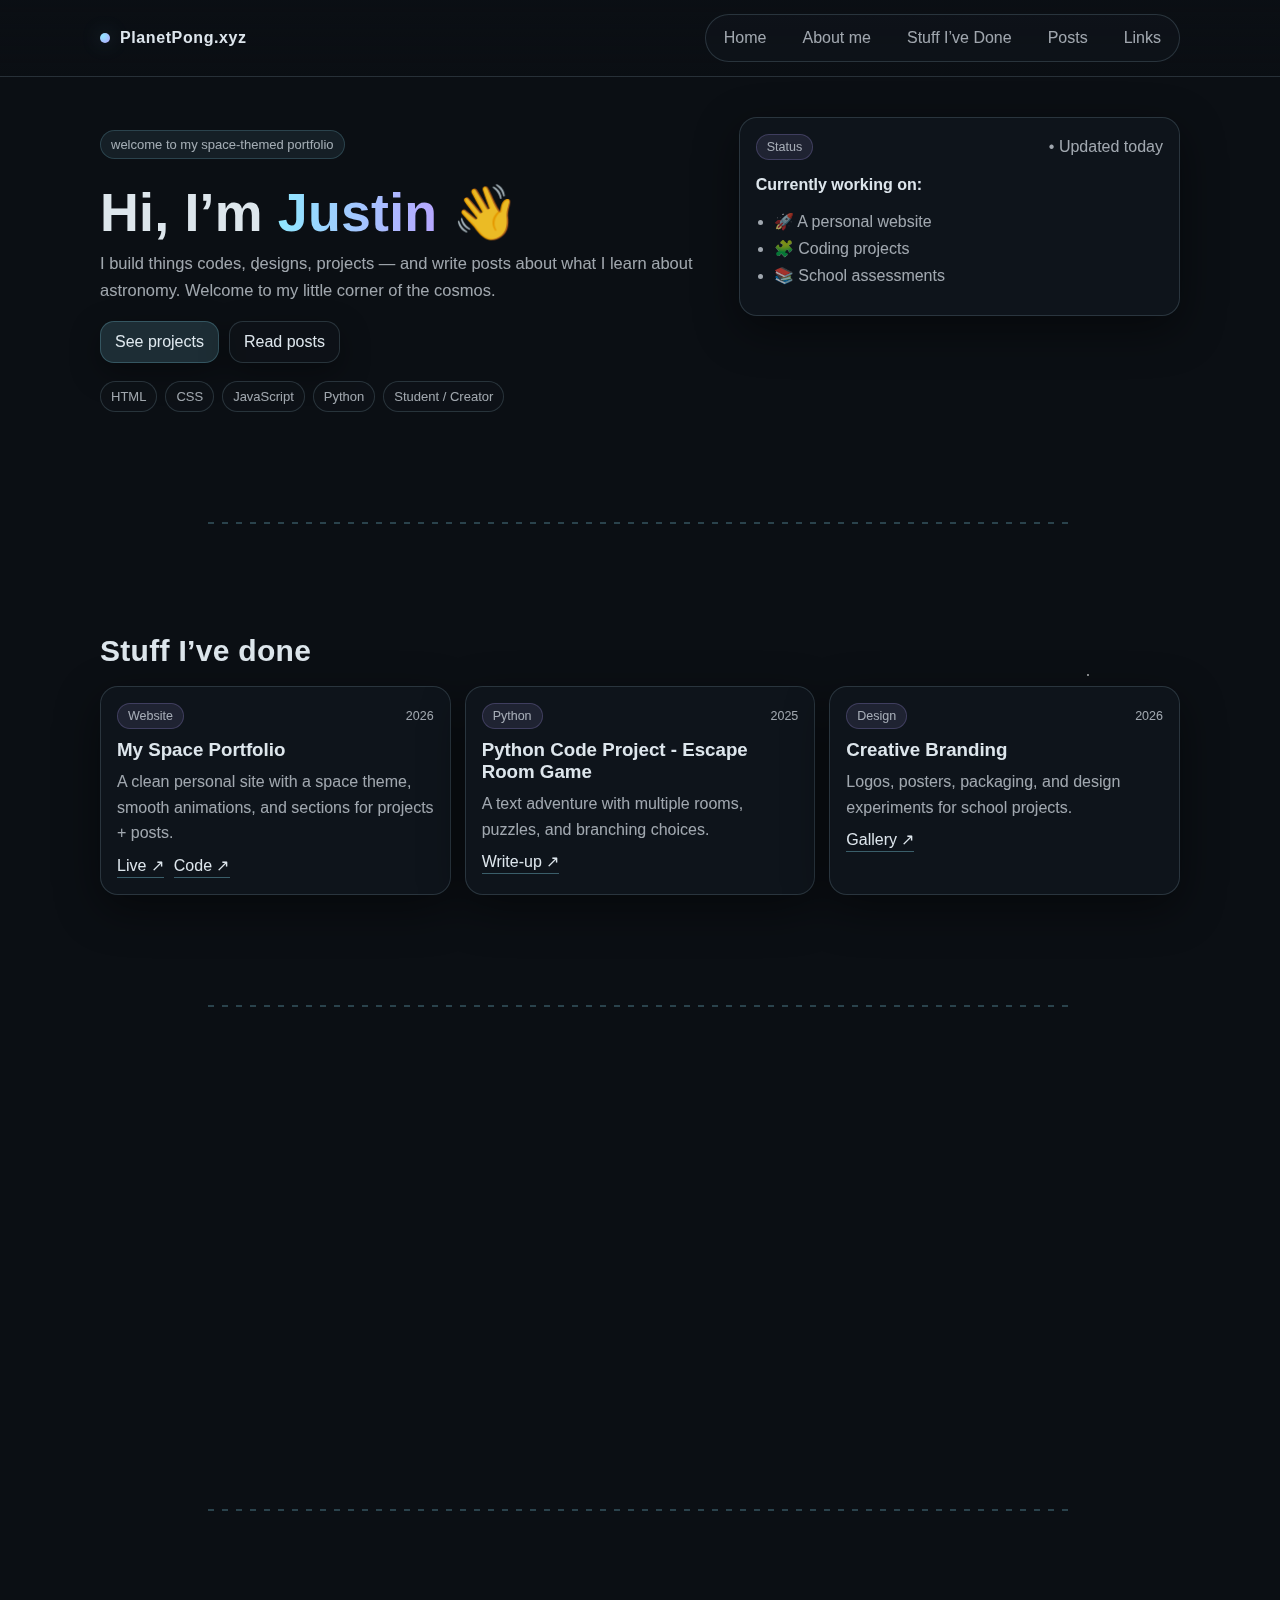
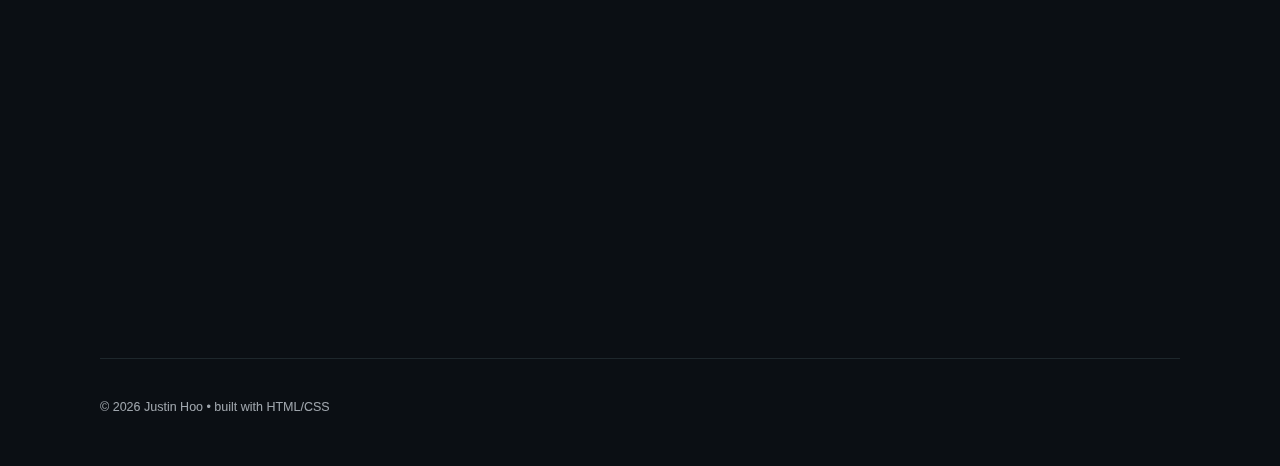
<file: index.html>
<!DOCTYPE html>
<html lang="en">
<head>
    <meta charset="UTF-8">
    <meta name="viewport" content="width=device-width, initial-scale=1.0">
    <title>Home | PlanetPong.xyz</title>
    <meta name="desription" content="Personal Website: home, projects, posts, about me">
    <link rel="stylesheet" href="style.css">
</head>
<body>
    <div class="bg"></div>
    <div class="stars"></div>
    <div class=""></div>

<header class="topbar">
  <div class="container topbar__inner">
    <a class="brand" href="home.html" aria-label="Go to Home">
      <span class="brand__dot"></span>
      <span class="brand__text">PlanetPong.xyz</span>
    </a>

    <nav class="nav" aria-label="Primary">
      <a class="nav__link active" href="index.html">Home</a>
      <a class="nav__link" href="about.html">About me</a>
      <a class="nav__link" href="projects.html">Stuff I’ve Done</a>
      <a class="nav__link" href="posts.html">Posts</a>
      <a class="nav__link" href="home.html#links">Links</a>
    </nav>

    <button class="navbtn" id="navToggle" aria-label="Toggle menu" aria-expanded="false">
      <span></span><span></span><span></span>
    </button>
  </div>
</header>



<main class="container">
    <!-- HERO -->
    <section id="home" class="section hero">
      <div class="hero__content reveal">
        <p class="kicker">welcome to my space-themed portfolio</p>
        <h1 class="title">
          Hi, I’m <span class="accent">Justin</span> 👋
        </h1>
        <p class="subtitle">
          I build things codes, designs, projects — and write posts about what I learn about astronomy.
          Welcome to my little corner of the cosmos.
        </p>

        <div class="hero__actions">
          <a class="btn" href="#projects">See projects</a>
          <a class="btn btn--ghost" href="#posts">Read posts</a>
        </div>

        <div class="chips">
          <span class="chip">HTML</span>
          <span class="chip">CSS</span>
          <span class="chip">JavaScript</span>
          <span class="chip">Python</span>
          <span class="chip">Student / Creator</span>
        </div>
      </div>

      <div class="hero__card reveal" style="--delay: 120ms">
        <div class="card">
          <div class="card__header">
            <span class="pill">Status</span>
            <span class="muted">• Updated today</span>
          </div>
          <p class="card__title">Currently working on:</p>
          <ul class="list">
            <li>🚀 A personal website</li>
            <li>🧩 Coding projects</li>
            <li>📚 School assessments</li>
          </ul>
          <p class="muted small">
            
          </p>
        </div>
      </div>
    </section>


<div class="divider"><span></span></div>

      

    <!-- PROJECTS -->
    <section id="projects" class="section">
      <div class="section__head reveal">
        <h2>Stuff I’ve done</h2>
        
      </div>

      <div class="cards">
        <article class="card project reveal">
          <div class="project__top">
            <span class="pill">Website</span>
            <span class="muted small">2026</span>
          </div>
          <h3>My Space Portfolio</h3>
          <p class="muted">
            A clean personal site with a space theme, smooth animations, and sections for projects + posts.
          </p>
          <div class="project__links">
            <a class="link" href="#" target="_blank" rel="noreferrer">Live ↗</a>
            <a class="link" href="#" target="_blank" rel="noreferrer">Code ↗</a>
          </div>
        </article>

        <article class="card project reveal" style="--delay: 80ms">
          <div class="project__top">
            <span class="pill">Python</span>
            <span class="muted small">2025</span>
          </div>
          <h3>Python Code Project - Escape Room Game</h3>
          <p class="muted">
            A text adventure with multiple rooms, puzzles, and branching choices.
          </p>
          <div class="project__links">
            <a class="link" href="#" target="_blank" rel="noreferrer">Write-up ↗</a>
          </div>
        </article>

        <article class="card project reveal" style="--delay: 160ms">
          <div class="project__top">
            <span class="pill">Design</span>
            <span class="muted small">2026</span>
          </div>
          <h3>Creative Branding</h3>
          <p class="muted">
            Logos, posters, packaging, and design experiments for school projects.
          </p>
          <div class="project__links">
            <a class="link" href="#" target="_blank" rel="noreferrer">Gallery ↗</a>
          </div>
        </article>
      </div>
    </section>

    <div class="divider"><span></span></div>


    <!-- POSTS -->
    <section id="posts" class="section">
      <div class="section__head reveal">
        <h2>Posts</h2>
        <p class="muted">
          Devlogs, reflections, updates. Start with 2–3 and grow over time.
        </p>
      </div>

      <div class="cards">
        <article class="card post reveal">
          <div class="post__meta">
            <span class="pill">Devlog</span>
            <time class="muted small" datetime="2026-01-21">21/01/2026</time>
          </div>
          <h3>Building my first portfolio site</h3>
          <p class="muted">
            What I learned about layout, fonts, animations, and making things feel “clean”.
          </p>
          <button class="btn btn--ghost btn--small" data-modal="post1">Read</button>
        </article>

        <article class="card post reveal" style="--delay: 80ms">
          <div class="post__meta">
            <span class="pill">Notes</span>
            <time class="muted small" datetime="2026-01-18">18/01/2026</time>
          </div>
          <h3>CSS tricks I keep reusing</h3>
          <p class="muted">
            Cards, hover effects, spacing, and how to keep a site consistent.
          </p>
          <button class="btn btn--ghost btn--small" data-modal="post2">Read</button>
        </article>
      </div>
    </section>

<div class="divider"><span></span></div>


    <!-- LINKS -->
    <section id="links" class="section">
      <div class="section__head reveal">
        <h2>Links</h2>
        
      </div>

      <div class="grid-2">
        <div class="card reveal">
          <h3>Find me online</h3>
          <div class="linklist">
            <a class="linkrow" href="#" target="_blank" rel="noreferrer">
              <span>Tiktok</span><span class="muted">tiktok.com/justin_nptn ↗</span>
            </a>
            <a class="linkrow" href="#" target="_blank" rel="noreferrer">
              <span>Instagram</span><span class="muted">@justin.nptn ↗</span>
            </a>
            <a class="linkrow" href="mailto:you@example.com">
              <span>Email</span><span class="muted">justinhoo28@gmail.com ↗</span>
            </a>
          </div>
        </div>

        <div class="card reveal" style="--delay: 100ms">
          <h3>Contact</h3>
          <p class="muted">
            Any small queries? Ask away!.
          </p>
          <div class="note">
            <strong>Your Message:</strong> Add a “Collabs / commissions: open/closed” status.
          </div>
        </div>
      </div>
    </section>

    <footer class="footer">
      <p class="muted small">© <span id="year"></span> Justin Hoo • built with HTML/CSS</p>
    </footer>
  </main>

  <!-- Simple modal for posts -->
  <div class="modal" id="modal" aria-hidden="true">
    <div class="modal__panel" role="dialog" aria-modal="true" aria-labelledby="modalTitle">
      <div class="modal__top">
        <h3 id="modalTitle">Post</h3>
        <button class="iconbtn" id="closeModal" aria-label="Close">✕</button>
      </div>
      <div class="modal__content" id="modalContent"></div>
    </div>
  </div>

  <script src="script.js"></script>
</body>
</html>



</body>
</html>
</file>
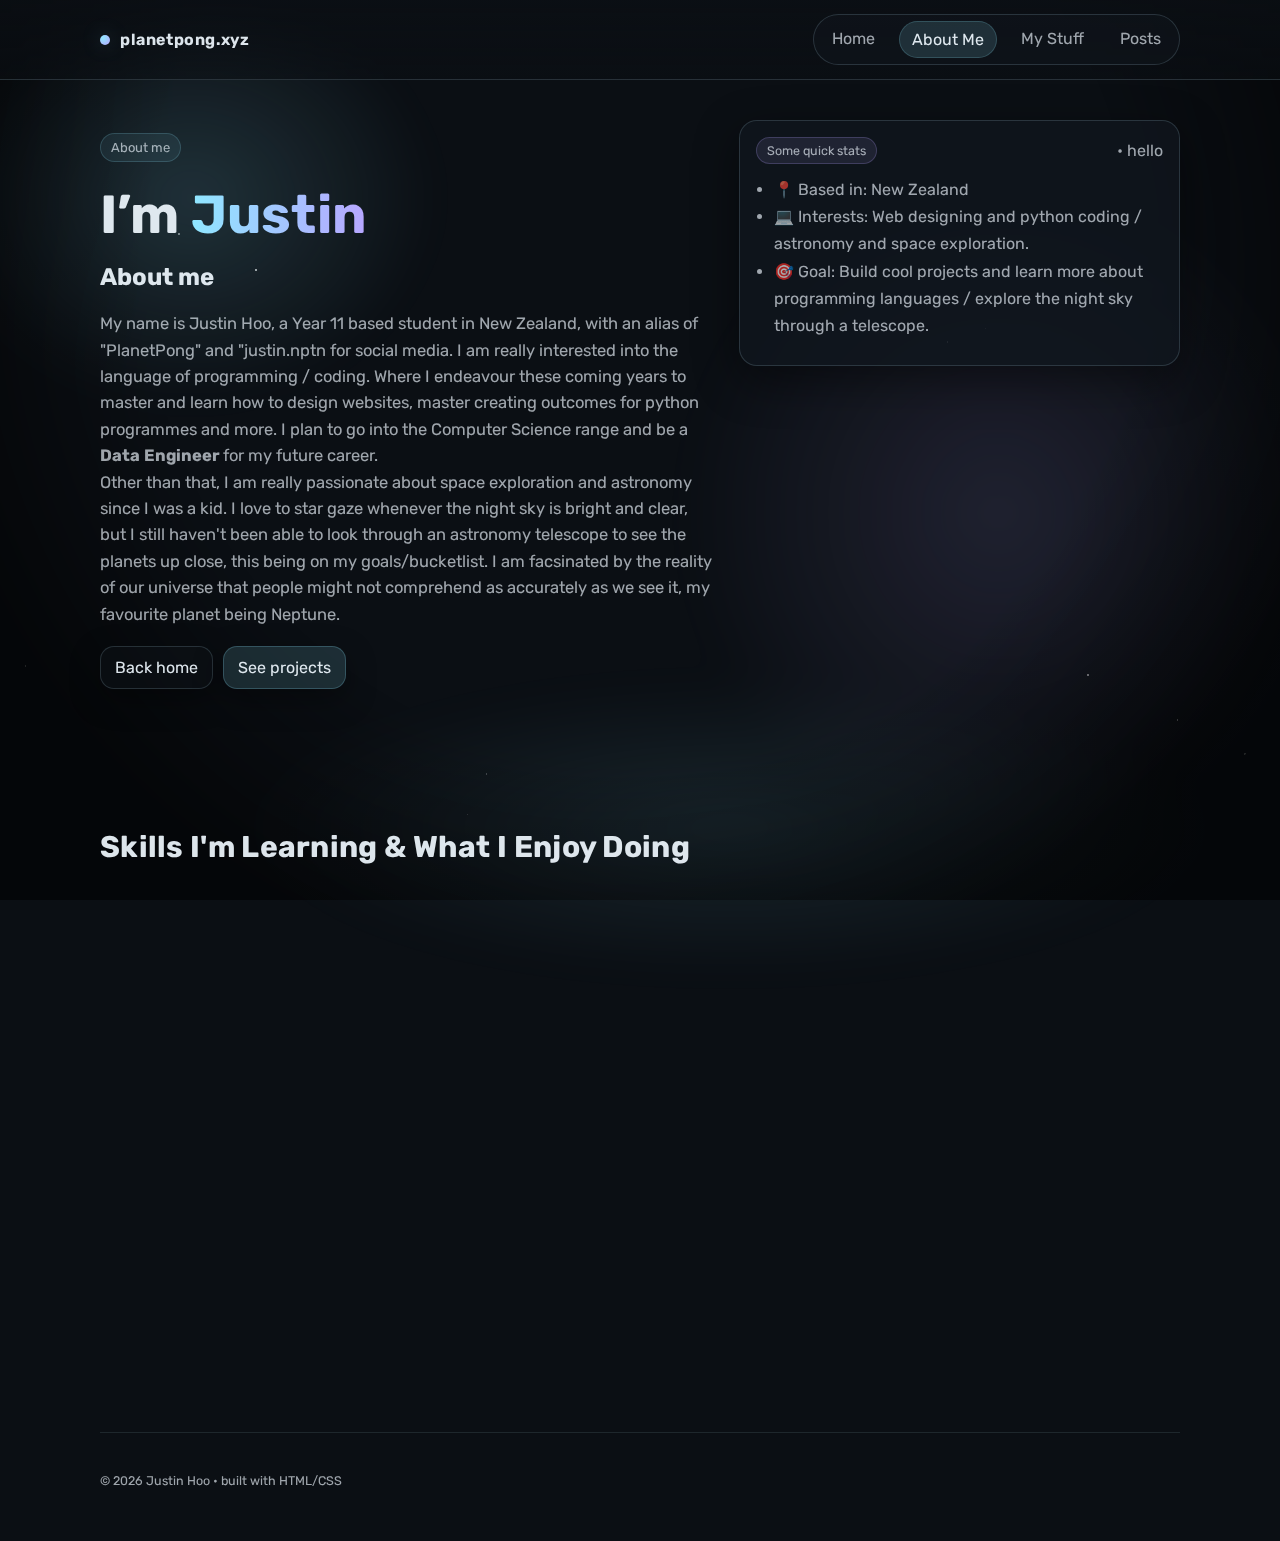
<file: about.html>
<!doctype html>
<html lang="en">
<head>
  <meta charset="UTF-8" />
  <meta name="viewport" content="width=device-width, initial-scale=1.0" />
  <title>About • Justin Hoo</title>
  <link rel="icon" href="/Portfolio/images/ChatGPT Image Jan 24, 2026, 01_58_42 PM.png" type="image/png">
  <link rel="stylesheet" href="style.css" />
      <link href="https://fonts.googleapis.com/css2?family=Inter:wght@300;400;600;700&family=Rubik:wght@400;500;700&display=swap" rel="stylesheet">

</head>
<body>
  <div class="bg">
    <div class="stars"></div>
    <div class="stars stars2"></div>
    <div class="stars stars3"></div>
    <div class="nebula"></div>
    <div class="vignette"></div>
  </div>

  <header class="topbar">
    <div class="container topbar__inner">
      <a class="brand" href="index.html" aria-label="Go to Home">
        <span class="brand__dot"></span>
        <span class="brand__text">planetpong.xyz</span>
      </a>

      <nav class="nav" aria-label="Primary">
        <a class="nav__link" href="index.html">Home</a>
        <a class="nav__link active" href="about.html">About Me</a>
        <a class="nav__link" href="projects.html">My Stuff</a>
        <a class="nav__link" href="posts.html">Posts</a>
      
      </nav>

      <button class="navbtn" id="navToggle" aria-label="Toggle menu" aria-expanded="false">
        <span></span><span></span><span></span>
      </button>
    </div>
  </header>

  <main class="container">
    <section class="section hero">
      <div class="hero__content reveal">
        <p class="kicker">About me</p>
        <h1 class="title">I’m <span class="accent">Justin</span></h1>
        <h2>About me</h2>
        <p class="subtitle">
          My name is Justin Hoo, a Year 11 based student in New Zealand, with an alias of "PlanetPong" and "justin.nptn for social media.
          I am really interested into the language of programming / coding. Where I endeavour these coming years to master
          and learn how to design websites, master creating outcomes for python programmes and more. I plan to go into the Computer Science range and be a <strong>Data Engineer</strong>
          for my future career.

        </p>
        <p class="subtitle">Other than that, 
            I am really passionate about space exploration and astronomy since I was a kid. I love to
            star gaze whenever the night sky is bright and clear, but I still haven't been able to look through
            an astronomy telescope to see the planets up close, this being on my goals/bucketlist. I am facsinated
            by the reality of our universe that people might not comprehend as accurately as we see it, my favourite
            planet being Neptune. </p> 
    
        <div class="hero__actions">
          <a class="btn btn--ghost" href="index.html">Back home</a>
          <a class="btn" href="projects.html">See projects</a>
        </div>
      </div>

      <div class="hero__card reveal" style="--delay: 120ms">
        <div class="card">
          <div class="card__header">
            <span class="pill">Some quick stats</span>
            <span class="muted">• hello</span>
          </div>
          <ul class="list">
            <li>📍 Based in: New Zealand</li>
            <li>💻 Interests: Web designing and python coding / astronomy and space exploration.</li>
            <li>🎯 Goal: Build cool projects and learn more about programming languages / explore the night sky through a telescope.</li>
          </ul>
          
        </div>
      </div>
    </section>

    <section class="section">
      <div class="section__head reveal">
        <h2>Skills I'm Learning & What I Enjoy Doing</h2>
      </div>

      <div class="grid-2">
        <div class="card reveal">
          <h3>Programming Skills:</h3>
          <div class="tags">
            <span class="tag">HTML/CSS : designing websites</span>
            <span class="tag">Python : creating simple programs</span>
          </div>
          <div class="note">
            <strong>Wanting to learn:</strong> JavaScript
          </div>
        </div>

        <div class="card reveal" style="--delay: 80ms">
          <h3>What I’m working on</h3>
          <p class="muted">

          </p>
          <ul class="list">
            <li>Personal websites</li>
            <li>Python projects</li>
            <li>Expanding into Web Design</li>
          </ul>
        </div>
      </div>
    </section>

    <section class="section">
      <div class="section__head reveal">
        <h2>Why Astronomy / Space</h2>
      
      </div>



        <div class="card reveal" style="--delay: 80ms">
          <h3>My obessession with space</h3>
          <p class="muted">

          </p>
          <ul class="list">
            <p>As a kid I went to a place called Stardome located in Auckland which is a really cool space facility where you can learn thing
              about space, NASA, astrophysics and you can even go into a big <strong>dome</strong>room where staff shows you a 3D universe engine simulator.
            </p>
          </ul>
        </div>
      </div>
    </section>

    <footer class="footer">
      <p class="muted small">© <span id="year"></span> Justin Hoo • built with HTML/CSS</p>
    </footer>
  </main>

  <script src="script.js"></script>
</body>
</html>
</file>
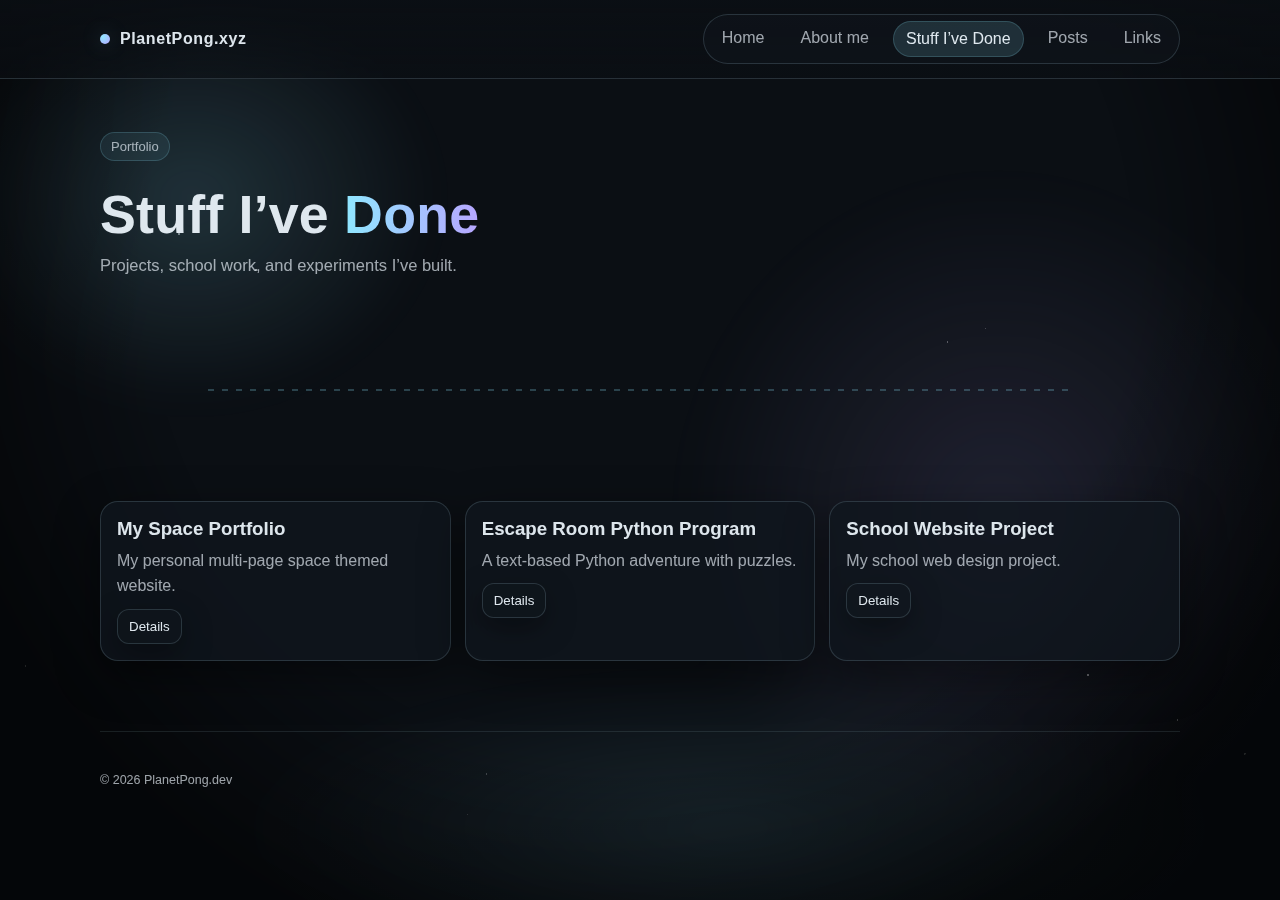
<file: projects.html>
<!doctype html>
<html lang="en">
<head>
  <meta charset="UTF-8" />
  <meta name="viewport" content="width=device-width, initial-scale=1.0" />
  <title>Stuff I’ve Done • PlanetPong.xyz</title>
  <meta name="description" content="Projects and things I've built." />
  <link rel="stylesheet" href="style.css" />

  <!-- REQUIRED extra styles for expandable projects -->
  <style>
    /* Expand / collapse project details */
    .project__details {
      max-height: 0;
      overflow: hidden;
      opacity: 0;
      transition: max-height 300ms ease, opacity 200ms ease;
    }

    .project.open .project__details {
      max-height: 500px;
      opacity: 1;
      margin-top: 12px;
    }
  </style>
</head>

<body>
  <!-- Background -->
  <div class="bg">
    <div class="stars"></div>
    <div class="stars stars2"></div>
    <div class="stars stars3"></div>
    <div class="nebula"></div>
    <div class="vignette"></div>
  </div>

  <!-- Header -->
  <header class="topbar">
    <div class="container topbar__inner">
      <a class="brand" href="index.html">
        <span class="brand__dot"></span>
        <span class="brand__text">PlanetPong.xyz</span>
      </a>

      <nav class="nav">
        <a class="nav__link" href="index.html">Home</a>
        <a class="nav__link" href="about.html">About me</a>
        <a class="nav__link active" href="projects.html">Stuff I’ve Done</a>
        <a class="nav__link" href="posts.html">Posts</a>
        <a class="nav__link" href="index.html#links">Links</a>
      </nav>

      <button class="navbtn" id="navToggle">
        <span></span><span></span><span></span>
      </button>
    </div>
  </header>

  <main class="container">

    <!-- Hero -->
    <section class="section hero hero--page">
      <div class="hero__content reveal">
        <p class="kicker">Portfolio</p>
        <h1 class="title">Stuff I’ve <span class="accent">Done</span></h1>
        <p class="subtitle">
          Projects, school work, and experiments I’ve built.
        </p>
      </div>
    </section>

    <div class="divider"><span></span></div>

    <!-- Projects -->
    <section class="section">
      <div class="cards cards--projects">

        <!-- PROJECT 1 -->
        <article class="card project reveal">
          <h3>My Space Portfolio</h3>
          <p class="muted">My personal multi-page space themed website.</p>

          <button class="btn btn--ghost btn--small details-btn">
            Details
          </button>

          <div class="project__details">
            <p>
              This is my custom website portfolio which talks about myself, my passions and my future. 
            </p>
            <ul>
              <li>Sticky navbar + mobile menu</li>
              <li>Scroll reveal animations</li>
              <li>Projects, posts, and links pages</li>
            </ul>

            <div class="project__links">
              <a class="btn btn--small" href="#" target="_blank">View site ↗</a>
              <a class="btn btn--ghost btn--small" href="#" target="_blank">View code ↗</a>
            </div>
          </div>
        </article>

        <!-- PROJECT 2 -->
        <article class="card project reveal">
          <h3>Escape Room Python Program</h3>
          <p class="muted">A text-based Python adventure with puzzles.</p>

          <button class="btn btn--ghost btn--small details-btn">
            Details
          </button>

          <div class="project__details">
            <p>
              A Python text adventure where players explore rooms, solve puzzles,
              and make choices that affect the outcome.
            </p>
            <ul>
              <li>Multiple rooms and paths</li>
              <li>Puzzle-based progression</li>
              <li>Different endings</li>
            </ul>

            <div class="project__links">
              <a class="btn btn--small" href="#" target="_blank">Read write-up ↗</a>
            </div>
          </div>
        </article>

        <!-- PROJECT 3 -->
        <article class="card project reveal">
          <h3>School Website Project</h3>
          <p class="muted">My school web design project.</p>

          <button class="btn btn--ghost btn--small details-btn">
            Details
          </button>

          <div class="project__details">
            <p>
              A computer science website assignment talking and covering about digital technologies at my college.
            </p>
            <ul>
              <li>Navigation bar</li>
              <li>Card-based layout</li>
              <li>Responsive design</li>
            </ul>

            <div class="project__links">
              <a class="btn btn--small" href="#" target="_blank">View site ↗</a>
            </div>
          </div>
        </article>

      </div>
    </section>

    <footer class="footer">
      <p class="muted small">© <span id="year"></span> PlanetPong.dev</p>
    </footer>
  </main>

  <!-- Main JS -->
  <script src="script.js"></script>

  <!-- EXPAND PROJECT SCRIPT -->
  <script>
    document.querySelectorAll(".details-btn").forEach(button => {
      button.addEventListener("click", () => {
        const project = button.closest(".project");

        // Close others (optional but clean)
        document.querySelectorAll(".project.open").forEach(p => {
          if (p !== project) p.classList.remove("open");
        });

        project.classList.toggle("open");
      });
    });

    // Year safety
    const yearEl = document.getElementById("year");
    if (yearEl) yearEl.textContent = new Date().getFullYear();
  </script>
</body>
</html>
</file>
<file: style.css>
/* ---------- Base ---------- */
:root{
  --bg: #0b0f14;
  --panel: rgba(16, 22, 30, 0.78);
  --panel2: rgba(16, 22, 30, 0.55);
  --border: rgba(174, 210, 225, 0.18);
  --text: rgba(240, 248, 255, 0.92);
  --muted: rgba(240, 248, 255, 0.65);
  --accent: #8fe7ff;
  --accent2: #b7a6ff;
  --shadow: 0 14px 45px rgba(0,0,0,.45);
  --radius: 18px;
  --max: 1080px;
}

*{ box-sizing: border-box; }
html{ scroll-behavior: smooth; }
body{
  margin: 0;
  font-family: ui-sans-serif, system-ui, -apple-system, Segoe UI, Roboto, Helvetica, Arial;
  color: var(--text);
  background: var(--bg);
  overflow-x: hidden;
}
a{ color: inherit; text-decoration: none; }
.container{ width: min(var(--max), 92vw); margin: 0 auto; }
.section{ padding: 70px 0; }
.section__head{ margin-bottom: 18px; }
.section__head h2{ margin: 0 0 6px; font-size: 30px; letter-spacing: .3px; }
.muted{ color: var(--muted); }
.small{ font-size: 12.5px; }

/* ---------- Background: stars + nebula ---------- */
.bg{ position: fixed; inset: 0; z-index: -5; }
.stars{
  position: absolute; inset: 0;
  background-image:
    radial-gradient(2px 2px at 20% 30%, rgba(255,255,255,.85) 50%, transparent 51%),
    radial-gradient(1px 1px at 70% 40%, rgba(255,255,255,.6) 50%, transparent 51%),
    radial-gradient(1px 1px at 40% 80%, rgba(255,255,255,.45) 50%, transparent 51%),
    radial-gradient(1.5px 1.5px at 85% 75%, rgba(255,255,255,.75) 50%, transparent 51%),
    radial-gradient(1px 1px at 10% 70%, rgba(255,255,255,.5) 50%, transparent 51%);
  opacity: .7;
  filter: drop-shadow(0 0 6px rgba(255,255,255,.12));
  animation: drift 26s linear infinite;
}
.stars2{ opacity: .5; animation-duration: 40s; transform: scale(1.2); }
.stars3{ opacity: .35; animation-duration: 55s; transform: scale(1.35); }

.nebula{
  position: absolute; inset: -20%;
  background:
    radial-gradient(closest-side at 25% 30%, rgba(143,231,255,.16), transparent 55%),
    radial-gradient(closest-side at 70% 55%, rgba(183,166,255,.12), transparent 60%),
    radial-gradient(closest-side at 55% 80%, rgba(143,231,255,.10), transparent 60%);
  filter: blur(18px);
  animation: neb 18s ease-in-out infinite alternate;
}
.vignette{
  position: absolute; inset: 0;
  background: radial-gradient(circle at 50% 30%, transparent 0 55%, rgba(0,0,0,.55) 80%);
}

@keyframes drift{
  from{ transform: translateY(0px); }
  to{ transform: translateY(-120px); }
}
@keyframes neb{
  from{ transform: translate3d(-10px, 0, 0) scale(1); opacity: .9; }
  to{ transform: translate3d(18px, -10px, 0) scale(1.05); opacity: 1; }
}

/* ---------- Topbar ---------- */
.topbar{
  position: sticky; top: 0; z-index: 50;
  backdrop-filter: blur(10px);
  background: linear-gradient(to bottom, rgba(11,15,20,.85), rgba(11,15,20,.55));
  border-bottom: 1px solid var(--border);
}
.topbar__inner{
  display: flex; align-items: center; justify-content: space-between;
  padding: 14px 0;
}
.brand{
  display: inline-flex; align-items: center; gap: 10px;
  font-weight: 650;
}
.brand__dot{
  width: 10px; height: 10px; border-radius: 999px;
  background: radial-gradient(circle at 30% 30%, var(--accent), var(--accent2));
  box-shadow: 0 0 20px rgba(143,231,255,.25);
}
.brand__text{ letter-spacing: .6px; }

.nav{
  display: flex; gap: 12px;
  padding: 6px;
  border: 1px solid var(--border);
  background: var(--panel2);
  border-radius: 999px;
}
.nav__link{
  padding: 8px 12px;
  border-radius: 999px;
  color: var(--muted);
  transition: transform 180ms ease, background 180ms ease, color 180ms ease;
}
.nav__link:hover{
  transform: translateY(-1px);
  background: rgba(143,231,255,.08);
  color: var(--text);
}
.nav__link.active{
  background: rgba(143,231,255,.14);
  color: var(--text);
  border: 1px solid rgba(143,231,255,.18);
}

/* Mobile menu button */
.navbtn{
  display: none;
  width: 44px; height: 40px;
  border-radius: 12px;
  background: var(--panel2);
  border: 1px solid var(--border);
  box-shadow: var(--shadow);
  cursor: pointer;
}
.navbtn span{
  display: block;
  width: 18px; height: 2px;
  margin: 4px auto;
  background: rgba(240,248,255,.9);
  border-radius: 999px;
}

/* ---------- Hero ---------- */
.hero{
  display: grid;
  grid-template-columns: 1.25fr .9fr;
  gap: 26px;
  padding-top: 40px;
}
.kicker{
  display: inline-block;
  padding: 6px 10px;
  border-radius: 999px;
  border: 1px solid rgba(143,231,255,.18);
  background: rgba(143,231,255,.08);
  color: var(--muted);
  font-size: 13px;
}
.title{
  margin: 12px 0 10px;
  font-size: clamp(34px, 4.2vw, 54px);
  line-height: 1.05;
  letter-spacing: .2px;
}
.accent{
  background: linear-gradient(90deg, var(--accent), var(--accent2));
  -webkit-background-clip: text;
  background-clip: text;
  color: transparent;
}
.subtitle{ margin: 0; font-size: 16.5px; line-height: 1.6; color: var(--muted); }

.hero__actions{ margin-top: 18px; display: flex; gap: 10px; flex-wrap: wrap; }
.btn{
  display: inline-flex; align-items: center; justify-content: center;
  gap: 8px;
  padding: 11px 14px;
  border-radius: 14px;
  border: 1px solid rgba(143,231,255,.22);
  background: rgba(143,231,255,.14);
  color: var(--text);
  box-shadow: 0 10px 30px rgba(0,0,0,.35);
  transition: transform 180ms ease, background 180ms ease;
}
.btn:hover{ transform: translateY(-2px); background: rgba(143,231,255,.18); }
.btn--ghost{
  background: rgba(16,22,30,.35);
  border: 1px solid var(--border);
}
.btn--small{ padding: 9px 11px; border-radius: 12px; }

.chips{ margin-top: 18px; display: flex; gap: 8px; flex-wrap: wrap; }
.chip{
  padding: 7px 10px;
  border-radius: 999px;
  border: 1px solid var(--border);
  background: rgba(16,22,30,.35);
  color: var(--muted);
  font-size: 13px;
}

/* ---------- Cards / layout ---------- */
.card{
  border: 1px solid var(--border);
  background: var(--panel);
  border-radius: var(--radius);
  padding: 16px;
  box-shadow: var(--shadow);
}
.card h3{ margin: 0 0 8px; }
.card p{ margin: 0 0 10px; line-height: 1.6; }
.card__header{
  display: flex; justify-content: space-between; align-items: center;
  margin-bottom: 12px;
}
.card__title{ margin: 0 0 8px; font-weight: 700; }
.list{ margin: 0 0 10px; padding-left: 18px; color: var(--muted); line-height: 1.7; }

.grid-2{
  display: grid;
  grid-template-columns: 1fr 1fr;
  gap: 14px;
}
.cards{
  display: grid;
  grid-template-columns: repeat(3, 1fr);
  gap: 14px;
}

.pill{
  display: inline-flex;
  padding: 5px 10px;
  border-radius: 999px;
  border: 1px solid rgba(183,166,255,.22);
  background: rgba(183,166,255,.10);
  color: var(--muted);
  font-size: 12.5px;
}

.tags{ display: flex; flex-wrap: wrap; gap: 8px; }
.tag{
  padding: 7px 10px;
  border-radius: 999px;
  border: 1px solid var(--border);
  background: rgba(16,22,30,.35);
  color: var(--muted);
  font-size: 13px;
}

.note{
  margin-top: 12px;
  padding: 12px;
  border-radius: 14px;
  border: 1px dashed rgba(143,231,255,.28);
  background: rgba(143,231,255,.07);
  color: var(--muted);
}

/* Projects + posts */
.project__top, .post__meta{
  display: flex; justify-content: space-between; align-items: center;
  margin-bottom: 10px;
}
.project__links{
  display: flex; gap: 10px; margin-top: 10px;
}
.link{
  color: var(--text);
  border-bottom: 1px solid rgba(143,231,255,.35);
  padding-bottom: 2px;
  transition: opacity 160ms ease, transform 160ms ease;
}
.link:hover{ opacity: .9; transform: translateY(-1px); }

.linklist{ display: grid; gap: 10px; margin-top: 10px; }
.linkrow{
  display: flex; justify-content: space-between; gap: 12px;
  padding: 11px 12px;
  border-radius: 14px;
  border: 1px solid var(--border);
  background: rgba(16,22,30,.35);
  transition: transform 180ms ease, background 180ms ease;
}
.linkrow:hover{ transform: translateY(-2px); background: rgba(143,231,255,.06); }

.footer{
  padding: 28px 0 40px;
  border-top: 1px solid rgba(174,210,225,.12);
}

/* ---------- Reveal animation ---------- */
.reveal{
  opacity: 0;
  transform: translateY(10px);
  transition: opacity 600ms ease, transform 600ms ease;
  transition-delay: var(--delay, 0ms);
}
.reveal.visible{
  opacity: 1;
  transform: translateY(0px);
}

/* ---------- Modal ---------- */
.modal{
  position: fixed; inset: 0;
  background: rgba(0,0,0,.55);
  display: none;
  align-items: center; justify-content: center;
  padding: 18px;
  z-index: 60;
}
.modal.show{ display: flex; }
.modal__panel{
  width: min(760px, 96vw);
  border-radius: 18px;
  border: 1px solid var(--border);
  background: rgba(10,14,19,.88);
  backdrop-filter: blur(10px);
  box-shadow: var(--shadow);
  padding: 14px;
}
.modal__top{
  display: flex; justify-content: space-between; align-items: center;
  gap: 10px;
  border-bottom: 1px solid rgba(174,210,225,.12);
  padding-bottom: 10px;
  margin-bottom: 10px;
}
.modal__content{ color: var(--muted); line-height: 1.7; }
.iconbtn{
  width: 40px; height: 38px;
  border-radius: 12px;
  background: rgba(16,22,30,.35);
  border: 1px solid var(--border);
  color: var(--text);
  cursor: pointer;
}

/* ---------- Responsive ---------- */
@media (max-width: 920px){
  .hero{ grid-template-columns: 1fr; }
  .cards{ grid-template-columns: 1fr; }
  .grid-2{ grid-template-columns: 1fr; }
  .nav{ display: none; }
  .navbtn{ display: inline-block; }
  .nav.open{
    display: flex;
    position: absolute;
    right: 4vw;
    top: 62px;
    flex-direction: column;
    padding: 10px;
    border-radius: 16px;
    width: min(240px, 92vw);
  }
}

/* ---------- Section divider ---------- */
.divider {
  width: 100%;
  display: flex;
  justify-content: center;
  margin: 40px 0;
}

.divider span {
  width: 80%;
  height: 2px;
  background-image: repeating-linear-gradient(
    to right,
    rgba(143,231,255,0.4),
    rgba(143,231,255,0.4) 6px,
    transparent 6px,
    transparent 14px
  );
  opacity: 0.6;
}

.linkrow{
  display: flex;
  align-items: center;
  justify-content: space-between;
  gap: 12px;
}

.linkleft{
  display: flex;
  align-items: center;
  gap: 10px;
}

.icon{
  font-size: 18px;
  color: var(--accent);
  min-width: 20px; /* keeps alignment consistent */
}

.logo{
  border: 2px solid #ffffff
 
  
}

body {
  font-family: 'Rubik', sans-serif;
}

h1, h2, h3 {
  font-family: 'Rubik', sans-serif;
}
</file>
